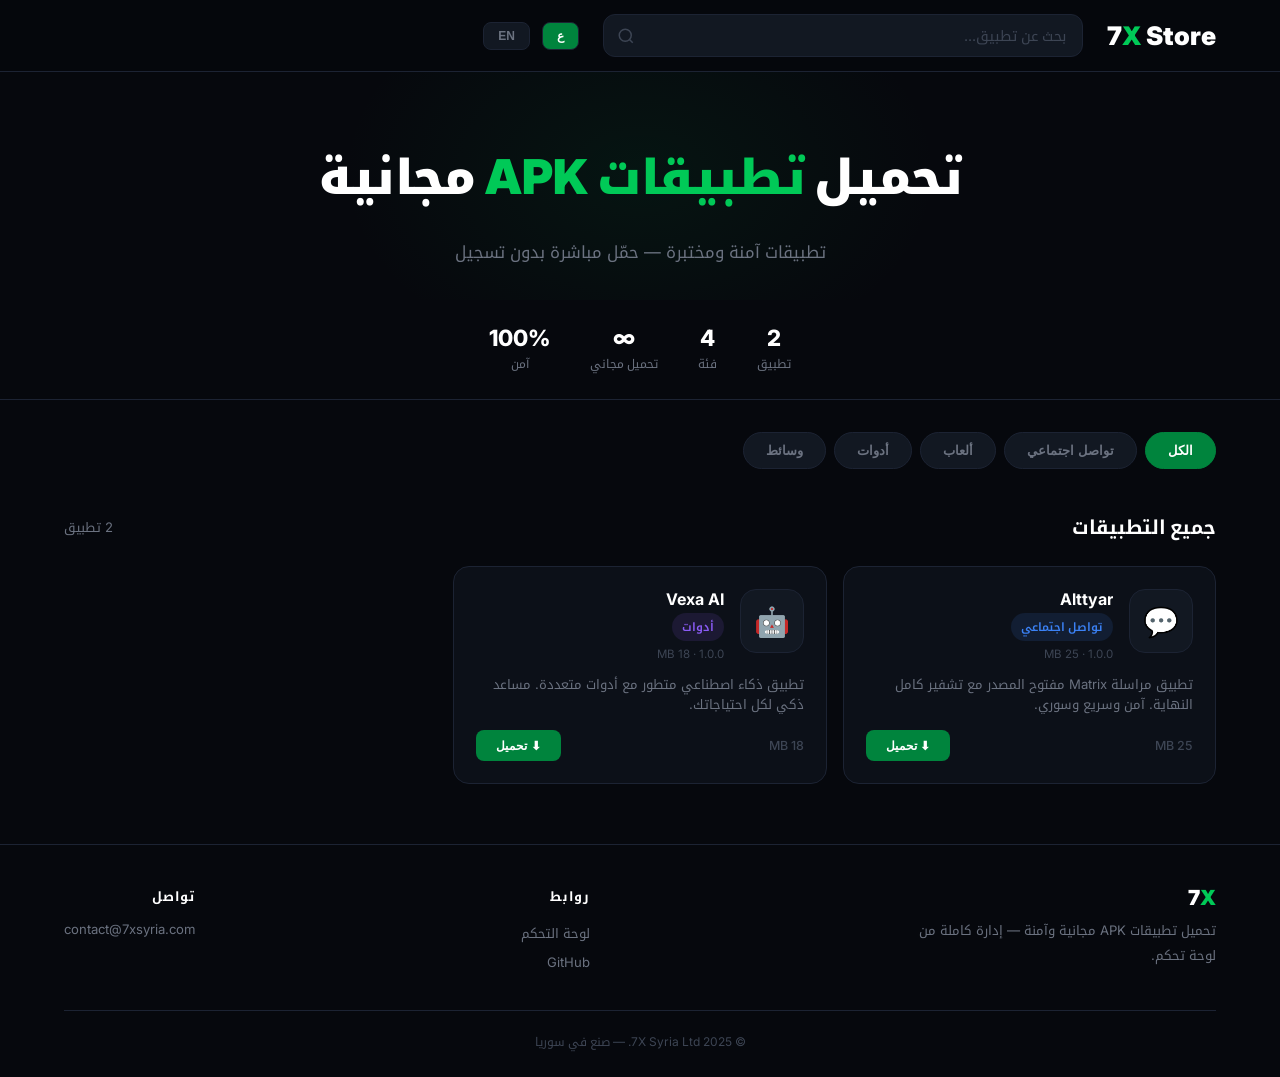
<file: index.html>
<!DOCTYPE html>
<html lang="ar" dir="rtl">
<head>
<meta charset="UTF-8">
<meta name="viewport" content="width=device-width, initial-scale=1.0">
<title>7X Store — تحميل تطبيقات APK</title>
<meta name="description" content="7X Store — تحميل تطبيقات APK مجانية وآمنة">
<meta name="theme-color" content="#00843D">
<link rel="preconnect" href="https://fonts.googleapis.com">
<link rel="preconnect" href="https://fonts.gstatic.com" crossorigin>
<link href="https://fonts.googleapis.com/css2?family=Inter:wght@300;400;500;600;700;800;900&family=Noto+Kufi+Arabic:wght@400;500;600;700;800;900&display=swap" rel="stylesheet">
<style>
*{margin:0;padding:0;box-sizing:border-box}
:root{--bg:#06080d;--bg2:#0c1018;--bg3:#121822;--bg4:#1a2230;--primary:#00843D;--primary-l:#00c957;--primary-d:#006830;--white:#fff;--text:#c8cdd6;--text2:#6b7280;--text3:#3d4554;--border:#1c2333;--border2:#283044;--radius:16px;--radius-sm:12px;--shadow:0 8px 32px rgba(0,0,0,.4);--green:#10b981;--blue:#3b82f6;--purple:#8b5cf6;--orange:#f59e0b;--pink:#ec4899;--red:#ef4444}
body{font-family:'Inter','Noto Kufi Arabic',sans-serif;background:var(--bg);color:var(--text);min-height:100vh;overflow-x:hidden}
::selection{background:var(--primary);color:var(--white)}
::-webkit-scrollbar{width:6px}::-webkit-scrollbar-track{background:var(--bg)}::-webkit-scrollbar-thumb{background:var(--border2);border-radius:3px}
a{color:var(--primary-l);text-decoration:none;transition:.2s}a:hover{color:var(--white)}

/* HEADER */
.header{background:rgba(6,8,13,.9);-webkit-backdrop-filter:blur(20px);backdrop-filter:blur(20px);border-bottom:1px solid var(--border);padding:14px 0;position:sticky;top:0;z-index:100}
.hdr-in{max-width:1200px;margin:0 auto;padding:0 24px;display:flex;align-items:center;gap:24px}
.logo{font-weight:900;font-size:1.6rem;color:var(--white);white-space:nowrap;cursor:pointer}.logo span{color:var(--primary-l)}
.search-wrap{flex:1;position:relative;max-width:480px}
.search-wrap input{width:100%;padding:12px 16px 12px 44px;background:var(--bg3);border:1.5px solid var(--border);border-radius:var(--radius-sm);color:var(--white);font-size:.9rem;outline:none;transition:.3s;font-family:inherit}
.search-wrap input:focus{border-color:var(--primary)}
.search-wrap input::placeholder{color:var(--text3)}
.search-wrap svg{position:absolute;left:14px;top:50%;transform:translateY(-50%);width:18px;height:18px;color:var(--text3)}
.hdr-right{display:flex;align-items:center;gap:12px}
.lang-btn{padding:6px 14px;border-radius:8px;background:var(--bg3);border:1px solid var(--border);color:var(--text2);font-size:.75rem;font-weight:700;cursor:pointer;transition:.2s;text-transform:uppercase}
.lang-btn:hover{border-color:var(--primary);color:var(--primary-l)}

/* HERO */
.hero{padding:60px 0 32px;text-align:center;position:relative;overflow:hidden}
.hero::before{content:'';position:absolute;width:600px;height:400px;background:radial-gradient(ellipse,rgba(0,132,61,.1),transparent 70%);top:-100px;left:50%;transform:translateX(-50%);pointer-events:none}
.hero h1{font-size:clamp(1.8rem,5vw,3rem);font-weight:900;color:var(--white);margin-bottom:12px;position:relative}
.hero h1 span{color:var(--primary-l)}
.hero p{color:var(--text2);font-size:1.05rem;max-width:500px;margin:0 auto;position:relative}

/* STATS BAR */
.stats-bar{display:flex;justify-content:center;gap:40px;padding:24px 0;border-bottom:1px solid var(--border);margin-bottom:32px}
.st{text-align:center}.st .n{font-size:1.4rem;font-weight:800;color:var(--white)}.st .l{font-size:.75rem;color:var(--text2);margin-top:2px}

/* CATEGORIES */
.cats{max-width:1200px;margin:0 auto;padding:0 24px;margin-bottom:32px}
.cat-scroll{display:flex;gap:8px;overflow-x:auto;padding-bottom:8px;-ms-overflow-style:none;scrollbar-width:none}.cat-scroll::-webkit-scrollbar{display:none}
.cat-btn{padding:10px 22px;border-radius:50px;background:var(--bg3);border:1.5px solid var(--border);color:var(--text2);font-size:.82rem;font-weight:600;cursor:pointer;transition:.2s;white-space:nowrap;flex-shrink:0}
.cat-btn:hover{border-color:var(--primary);color:var(--primary-l)}
.cat-btn.on{background:var(--primary);border-color:var(--primary);color:var(--white)}

/* APP GRID */
.grid-wrap{max-width:1200px;margin:0 auto;padding:0 24px 60px}
.grid-header{display:flex;justify-content:space-between;align-items:center;margin-bottom:20px}
.grid-header h2{font-size:1.2rem;font-weight:700;color:var(--white)}
.grid-header span{font-size:.82rem;color:var(--text2)}
.app-grid{display:grid;grid-template-columns:repeat(auto-fill,minmax(280px,1fr));gap:16px}

/* APP CARD */
.app-card{background:var(--bg2);border:1px solid var(--border);border-radius:var(--radius);padding:22px;transition:.3s;cursor:pointer;position:relative;overflow:hidden}
.app-card:hover{border-color:var(--border2);transform:translateY(-3px);box-shadow:var(--shadow)}
.app-card-top{display:flex;gap:16px;margin-bottom:14px}
.app-icon{width:64px;height:64px;border-radius:16px;background:var(--bg3);display:flex;align-items:center;justify-content:center;font-size:1.8rem;flex-shrink:0;border:1px solid var(--border)}
.app-info{flex:1;min-width:0}
.app-name{font-size:1rem;font-weight:700;color:var(--white);margin-bottom:4px;white-space:nowrap;overflow:hidden;text-overflow:ellipsis}
.app-cat{font-size:.72rem;font-weight:600;padding:3px 10px;border-radius:50px;display:inline-block;margin-bottom:6px}
.cat-social{background:rgba(59,130,246,.12);color:var(--blue)}
.cat-games{background:rgba(236,72,153,.12);color:var(--pink)}
.cat-tools{background:rgba(139,92,246,.12);color:var(--purple)}
.cat-media{background:rgba(245,158,11,.12);color:var(--orange)}
.cat-other{background:rgba(16,185,129,.12);color:var(--green)}
.app-ver{font-size:.72rem;color:var(--text3);font-family:'Inter',monospace}
.app-desc{font-size:.82rem;color:var(--text2);line-height:1.5;margin-bottom:16px;display:-webkit-box;-webkit-line-clamp:2;-webkit-box-orient:vertical;overflow:hidden}
.app-bottom{display:flex;justify-content:space-between;align-items:center}
.app-size{font-size:.78rem;color:var(--text3);font-weight:500}
.dl-btn{padding:8px 20px;border-radius:8px;background:var(--primary);color:var(--white);border:none;font-size:.78rem;font-weight:700;cursor:pointer;transition:.2s;display:inline-flex;align-items:center;gap:6px}
.dl-btn:hover{background:var(--primary-l);transform:translateY(-1px);box-shadow:0 4px 12px rgba(0,132,61,.3);color:var(--white)}

/* FEATURED BANNER */
.feat-banner{background:linear-gradient(135deg,var(--bg3),var(--bg2));border:1px solid var(--border);border-radius:var(--radius);padding:32px;margin-bottom:32px;display:flex;align-items:center;gap:24px;overflow:hidden;position:relative}
.feat-banner::before{content:'';position:absolute;width:300px;height:300px;background:radial-gradient(circle,rgba(0,132,61,.1),transparent 70%);right:-100px;top:-100px;border-radius:50%}
.feat-content{position:relative;z-index:1}
.feat-badge{display:inline-block;padding:4px 12px;border-radius:6px;background:rgba(0,132,61,.15);color:var(--primary-l);font-size:.7rem;font-weight:700;margin-bottom:12px;text-transform:uppercase;letter-spacing:1px}
.feat-content h3{font-size:1.3rem;font-weight:800;color:var(--white);margin-bottom:8px}
.feat-content p{color:var(--text2);font-size:.88rem}
.feat-icon{font-size:4rem;position:relative;z-index:1}

/* FOOTER */
footer{border-top:1px solid var(--border);padding:40px 0 24px}
.footer-in{max-width:1200px;margin:0 auto;padding:0 24px}
.f-top{display:flex;justify-content:space-between;align-items:start;gap:40px;margin-bottom:32px;flex-wrap:wrap}
.f-brand .logo{font-size:1.3rem;margin-bottom:8px}
.f-brand p{color:var(--text2);font-size:.82rem;max-width:300px}
.f-col h4{font-size:.8rem;font-weight:700;color:var(--white);text-transform:uppercase;letter-spacing:1px;margin-bottom:12px}
.f-col a{display:block;color:var(--text2);font-size:.82rem;margin-bottom:8px}.f-col a:hover{color:var(--primary-l)}
.f-bottom{text-align:center;padding-top:20px;border-top:1px solid var(--border)}
.f-bottom p{font-size:.75rem;color:var(--text3)}

.no-apps{text-align:center;padding:80px 20px;color:var(--text3)}
.no-apps .icon{font-size:3rem;margin-bottom:16px}
.no-apps p{font-size:1rem}

@media(max-width:768px){
  .hdr-in{flex-wrap:wrap}
  .search-wrap{max-width:100%;order:3;flex:1 1 100%}
  .stats-bar{gap:24px;flex-wrap:wrap}
  .app-grid{grid-template-columns:1fr}
  .feat-banner{flex-direction:column;text-align:center}
  .f-top{flex-direction:column}
}
</style>
</head>
<body>

<header class="header">
<div class="hdr-in">
<div class="logo" onclick="scrollTo(0,0)">7<span>X</span> Store</div>
<div class="search-wrap">
<svg viewBox="0 0 24 24" fill="none" stroke="currentColor" stroke-width="2"><circle cx="11" cy="11" r="8"/><line x1="21" y1="21" x2="16.65" y2="16.65"/></svg>
<input type="text" id="searchInput" placeholder="بحث عن تطبيق..." oninput="filterApps()">
</div>
<div class="hdr-right">
<button class="lang-btn" onclick="setLang('ar')" id="lar">ع</button>
<button class="lang-btn" onclick="setLang('en')" id="len">EN</button>
</div>
</div>
</header>

<section class="hero">
<div class="container">
<h1 id="heroTitle">تحميل <span>تطبيقات APK</span> مجانية</h1>
<p id="heroSub">تطبيقات آمنة ومختبرة — حمّل مباشرة بدون تسجيل</p>
</div>
</section>

<div class="stats-bar">
<div class="st"><div class="n" id="stApps">0</div><div class="l" data-ar="تطبيق" data-en="Apps">تطبيق</div></div>
<div class="st"><div class="n" id="stCats">0</div><div class="l" data-ar="فئة" data-en="Categories">فئة</div></div>
<div class="st"><div class="n" id="stDown">∞</div><div class="l" data-ar="تحميل مجاني" data-en="Free Downloads">تحميل مجاني</div></div>
<div class="st"><div class="n">100%</div><div class="l" data-ar="آمن" data-en="Safe">آمن</div></div>
</div>

<div class="cats">
<div class="cat-scroll" id="catScroll"></div>
</div>

<div class="grid-wrap">
<div class="grid-header">
<h2 id="gridTitle">جميع التطبيقات</h2>
<span id="gridCount"></span>
</div>
<div class="app-grid" id="appGrid"></div>
<div class="no-apps" id="noApps" style="display:none"><div class="icon">📦</div><p data-ar="لا توجد تطبيقات بعد" data-en="No apps yet">لا توجد تطبيقات بعد</p></div>
</div>

<footer>
<div class="footer-in">
<div class="f-top">
<div class="f-brand">
<div class="logo">7<span>X</span></div>
<p data-ar="تحميل تطبيقات APK مجانية وآمنة — إدارة كاملة من لوحة تحكم." data-en="Download free, safe APK apps — fully managed from admin panel.">تحميل تطبيقات APK مجانية وآمنة — إدارة كاملة من لوحة تحكم.</p>
</div>
<div class="f-col">
<h4 data-ar="روابط" data-en="Links">روابط</h4>
<a href="admin.html" data-ar="لوحة التحكم" data-en="Admin Panel">لوحة التحكم</a>
<a href="https://github.com/7xze" target="_blank">GitHub</a>
</div>
<div class="f-col">
<h4 data-ar="تواصل" data-en="Contact">تواصل</h4>
<a href="mailto:contact@7xsyria.com">contact@7xsyria.com</a>
</div>
</div>
<div class="f-bottom"><p>&copy; 2025 7X Syria Ltd. — <span data-ar="صنع في سوريا" data-en="Made in Syria">صنع في سوريا</span></p></div>
</div>
</footer>

<script>
var D={};
var lang=localStorage.getItem('lang7x')||'ar';
var activeCat='all';

function setLang(l){
  lang=l;var ar=l==='ar';
  document.documentElement.lang=l;document.documentElement.dir=ar?'rtl':'ltr';
  document.getElementById('lar').style.background=ar?'var(--primary)':'';document.getElementById('lar').style.color=ar?'var(--white)':'';
  document.getElementById('len').style.background=!ar?'var(--primary)':'';document.getElementById('len').style.color=!ar?'var(--white)':'';
  document.querySelectorAll('[data-ar]').forEach(function(e){e.textContent=e.getAttribute('data-'+l)});
  renderAll();localStorage.setItem('lang7x',l);
}

function gv(k,l){if(!D[k])return'';if(!l)return D[k];return D[k][l]||''}

function renderAll(){
  var ar=lang==='ar',cl=ar?'ar':'en';
  document.getElementById('heroTitle').innerHTML=(gv('hero_title',cl)||'تحميل <span>تطبيقات APK</span> مجانية');
  document.getElementById('heroSub').textContent=gv('hero_sub',cl)||'';
  document.getElementById('gridTitle').textContent=ar?'جميع التطبيقات':'All Apps';
  document.getElementById('searchInput').placeholder=ar?'بحث عن تطبيق...':'Search apps...';
  var apps=D.apps||[];
  document.getElementById('stApps').textContent=apps.length;
  var cats=D.categories||[];
  document.getElementById('stCats').textContent=cats.length;
  renderCats();renderGrid();
}

function renderCats(){
  var ar=lang==='ar',cl=ar?'ar':'en';
  var cats=D.categories||[];
  var el=document.getElementById('catScroll');
  var h='<button class="cat-btn'+(activeCat==='all'?' on':'')+'" onclick="setCat(\'all\')">'+(ar?'الكل':'All')+'</button>';
  cats.forEach(function(c){h+='<button class="cat-btn'+(activeCat===c.id?' on':'')+'" onclick="setCat(\''+c.id+'\')">'+(ar?c.ar:c.en)+'</button>'});
  el.innerHTML=h;
}

function setCat(id){activeCat=id;renderCats();renderGrid()}

function filterApps(){renderGrid()}

function renderGrid(){
  var ar=lang==='ar',cl=ar?'ar':'en';
  var q=(document.getElementById('searchInput').value||'').toLowerCase();
  var apps=D.apps||[];
  var filtered=apps.filter(function(a){
    if(activeCat!=='all'&&a.category!==activeCat)return false;
    if(q){
      var s=(a.name+' '+a.desc_ar+' '+a.desc_en).toLowerCase();
      if(s.indexOf(q)===-1)return false;
    }
    return true;
  });
  document.getElementById('gridCount').textContent=filtered.length+' '+(ar?'تطبيق':'apps');
  var el=document.getElementById('appGrid');
  if(!filtered.length){el.innerHTML='';document.getElementById('noApps').style.display='block';return}
  document.getElementById('noApps').style.display='none';
  var catColors={social:'cat-social',games:'cat-games',tools:'cat-tools',media:'cat-media',other:'cat-other'};
  var catNames={social:{ar:'تواصل',en:'Social'},games:{ar:'ألعاب',en:'Games'},tools:{ar:'أدوات',en:'Tools'},media:{ar:'وسائط',en:'Media'},other:{ar:'أخرى',en:'Other'}};
  el.innerHTML=filtered.map(function(a){
    var cc=catColors[a.category]||'cat-other';
    var cn=catNames[a.category]||{ar:'أخرى',en:'Other'};
    var catLabel=ar?cn.ar:cn.en;
    var catObj=(D.categories||[]).find(function(c){return c.id===a.category});
    if(catObj)catLabel=ar?catObj.ar:catObj.en;
    return '<div class="app-card" onclick="downloadApp(\''+a.id+'\')">'
      +'<div class="app-card-top">'
      +'<div class="app-icon">'+(a.icon||'📦')+'</div>'
      +'<div class="app-info">'
      +'<div class="app-name">'+esc(a.name)+'</div>'
      +'<span class="app-cat '+cc+'">'+catLabel+'</span>'
      +'<div class="app-ver">'+esc(a.version||'v1.0')+' · '+esc(a.size||'')+'</div>'
      +'</div></div>'
      +'<div class="app-desc">'+esc(ar?a.desc_ar:a.desc_en||a.desc_ar||'')+'</div>'
      +'<div class="app-bottom">'
      +'<span class="app-size">'+esc(a.size||'')+'</span>'
      +'<button class="dl-btn" onclick="event.stopPropagation();downloadApp(\''+a.id+'\')">⬇ '+(ar?'تحميل':'Download')+'</button>'
      +'</div></div>';
  }).join('');
}

function downloadApp(id){
  var a=(D.apps||[]).find(function(x){return x.id===id});
  if(a&&a.download)window.open(a.download,'_blank');
}

function esc(s){return String(s||'').replace(/&/g,'&amp;').replace(/</g,'&lt;').replace(/>/g,'&gt;').replace(/"/g,'&quot;')}

// Load from content.json
fetch('content.json?'+Date.now()).then(function(r){return r.json()}).then(function(d){
  D=d;setLang(lang);
}).catch(function(e){console.error(e);setLang(lang)});
</script>
</body>
</html>
</file>
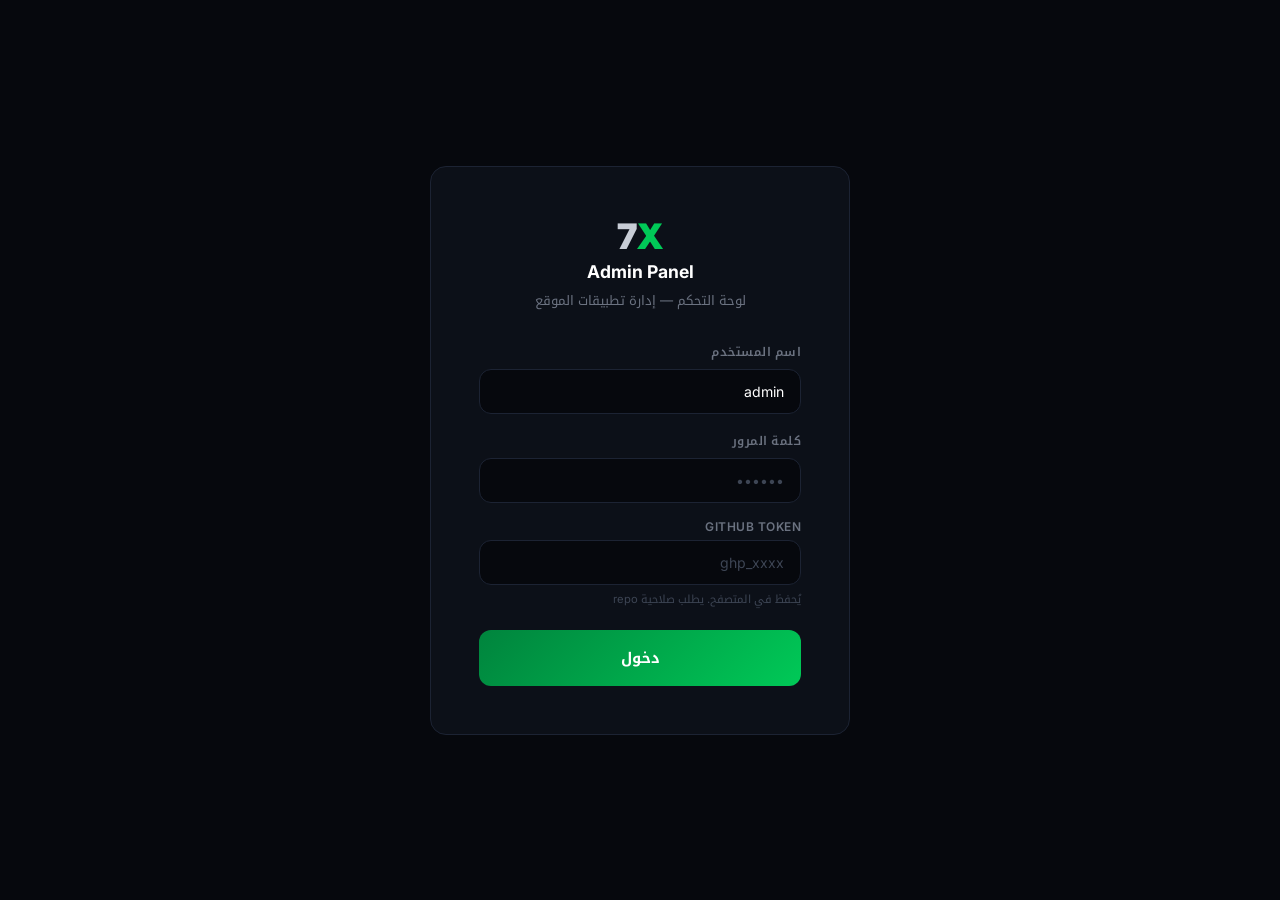
<file: admin.html>
<!DOCTYPE html>
<html lang="ar" dir="rtl">
<head>
<meta charset="UTF-8">
<meta name="viewport" content="width=device-width, initial-scale=1.0">
<title>7X Store — Admin</title>
<link href="https://fonts.googleapis.com/css2?family=Inter:wght@400;500;600;700;800;900&family=Noto+Kufi+Arabic:wght@400;500;600;700;800;900&display=swap" rel="stylesheet">
<style>
*{margin:0;padding:0;box-sizing:border-box}
:root{--bg:#06080d;--bg2:#0c1018;--bg3:#121822;--bg4:#1a2230;--primary:#00843D;--primary-l:#00c957;--white:#fff;--text:#c8cdd6;--text2:#6b7280;--text3:#3d4554;--border:#1c2333;--border2:#283044;--radius:16px;--radius-sm:12px;--danger:#ef4444;--success:#10b981;--warn:#f59e0b;--blue:#3b82f6}
body{font-family:'Inter','Noto Kufi Arabic',sans-serif;background:var(--bg);color:var(--text);min-height:100vh}
input,textarea,button,select{font-family:inherit}
::-webkit-scrollbar{width:6px}::-webkit-scrollbar-track{background:var(--bg)}::-webkit-scrollbar-thumb{background:var(--border2);border-radius:3px}

.login-page{min-height:100vh;display:flex;align-items:center;justify-content:center;padding:20px}
.login-card{background:var(--bg2);border:1px solid var(--border);border-radius:var(--radius);padding:48px;width:100%;max-width:420px;text-align:center}
.login-card .logo{font-size:2.2rem;font-weight:900;margin-bottom:4px}.login-card .logo span{color:var(--primary-l)}
.login-card h2{font-size:1.1rem;font-weight:700;color:var(--white);margin-bottom:6px}
.login-card p{font-size:.82rem;color:var(--text2);margin-bottom:28px}
.f{margin-bottom:16px;text-align:right}
.f label{display:block;font-size:.75rem;font-weight:600;color:var(--text2);margin-bottom:6px;text-transform:uppercase;letter-spacing:.5px}
.f input{width:100%;padding:13px 16px;background:var(--bg);border:1.5px solid var(--border);border-radius:var(--radius-sm);color:var(--white);font-size:.88rem;outline:none;transition:.3s}
.f input:focus{border-color:var(--primary)}
.f input::placeholder{color:var(--text3)}
.f .hint{font-size:.7rem;color:var(--text3);margin-top:4px}
.login-btn{width:100%;padding:14px;background:linear-gradient(135deg,var(--primary),var(--primary-l));color:var(--white);border:none;border-radius:var(--radius-sm);font-size:.92rem;font-weight:700;cursor:pointer;transition:.3s;margin-top:4px}
.login-btn:hover{box-shadow:0 6px 20px rgba(0,132,61,.3);transform:translateY(-1px)}
.login-err{color:var(--danger);font-size:.82rem;margin-top:12px;display:none;padding:10px;background:rgba(239,68,68,.1);border-radius:8px}

.app{display:none}
.topbar{position:sticky;top:0;z-index:100;background:rgba(6,8,13,.92);backdrop-filter:blur(20px);border-bottom:1px solid var(--border);padding:12px 24px;display:flex;justify-content:space-between;align-items:center}
.tb-r{display:flex;align-items:center;gap:14px}
.tb-logo{font-weight:900;font-size:1.1rem;color:var(--white)}.tb-logo span{color:var(--primary-l)}
.tb-dot{width:7px;height:7px;border-radius:50%;background:var(--success);animation:pulse 2s infinite}
@keyframes pulse{0%,100%{opacity:1}50%{opacity:.4}}
.tb-l{display:flex;gap:8px}
.btn{padding:9px 18px;border-radius:var(--radius-sm);font-size:.8rem;font-weight:600;cursor:pointer;transition:.2s;border:none;display:inline-flex;align-items:center;gap:6px}
.btn-p{background:linear-gradient(135deg,var(--primary),var(--primary-l));color:var(--white)}.btn-p:hover{box-shadow:0 4px 16px rgba(0,132,61,.3)}
.btn-p:disabled{opacity:.5;cursor:not-allowed}
.btn-o{background:transparent;color:var(--text2);border:1px solid var(--border)}.btn-o:hover{border-color:var(--primary);color:var(--primary-l)}
.btn-d{background:rgba(239,68,68,.1);color:var(--danger);border:1px solid rgba(239,68,68,.2)}.btn-d:hover{background:var(--danger);color:var(--white)}
.btn-s{background:var(--bg3);color:var(--text);border:1px solid var(--border)}.btn-s:hover{border-color:var(--primary)}
.spinner{display:none;width:13px;height:13px;border:2px solid rgba(255,255,255,.3);border-top-color:var(--white);border-radius:50%;animation:spin .6s linear infinite}
@keyframes spin{to{transform:rotate(360deg)}}

.layout{display:flex;min-height:calc(100vh - 50px)}
.side{width:220px;background:var(--bg2);border-left:1px solid var(--border);padding:16px 0;position:sticky;top:50px;height:calc(100vh - 50px);overflow-y:auto;flex-shrink:0}
.si{display:flex;align-items:center;gap:8px;padding:10px 16px;cursor:pointer;transition:.2s;font-size:.82rem;color:var(--text2);font-weight:500}
.si:hover{background:var(--bg3);color:var(--white)}
.si.on{background:rgba(0,132,61,.1);color:var(--primary-l);font-weight:600}
.si .ic{font-size:1rem;width:22px;text-align:center}
.sdiv{height:1px;background:var(--border);margin:12px 16px}
.stitle{font-size:.62rem;font-weight:700;color:var(--text3);text-transform:uppercase;letter-spacing:1.5px;padding:0 16px;margin-bottom:8px}

.main{flex:1;padding:24px;max-width:900px}
.pg{display:none}.pg.on{display:block}
.pg-h{margin-bottom:24px}.pg-h h2{font-size:1.3rem;font-weight:800;color:var(--white);margin-bottom:4px}.pg-h p{font-size:.82rem;color:var(--text2)}
.card{background:var(--bg2);border:1px solid var(--border);border-radius:var(--radius);padding:24px;margin-bottom:16px}
.card-h{display:flex;justify-content:space-between;align-items:center;margin-bottom:18px}
.card-h h3{font-size:1rem;font-weight:700;color:var(--white);display:flex;align-items:center;gap:8px}
.stats{display:grid;grid-template-columns:repeat(4,1fr);gap:12px;margin-bottom:24px}
.stat{background:var(--bg2);border:1px solid var(--border);border-radius:var(--radius-sm);padding:20px;text-align:center}
.stat .n{font-size:1.6rem;font-weight:800;color:var(--white)}.stat .l{font-size:.72rem;color:var(--text2);margin-top:4px}
.fg{margin-bottom:14px}
.fg label{display:block;font-size:.75rem;font-weight:600;color:var(--text2);margin-bottom:5px;text-transform:uppercase;letter-spacing:.3px}
.fg input,.fg textarea,.fg select{width:100%;padding:11px 14px;background:var(--bg);border:1.5px solid var(--border);border-radius:10px;color:var(--white);font-size:.85rem;outline:none;transition:.3s}
.fg input:focus,.fg textarea:focus,.fg select:focus{border-color:var(--primary)}
.fg textarea{min-height:80px;resize:vertical;line-height:1.5}
.fg select{appearance:none;background-image:url("data:image/svg+xml,%3Csvg xmlns='http://www.w3.org/2000/svg' width='12' height='12' viewBox='0 0 24 24' fill='none' stroke='%236b7280' stroke-width='2'%3E%3Cpath d='M6 9l6 6 6-6'/%3E%3C/svg%3E");background-repeat:no-repeat;background-position:left 14px center}
.fg select option{background:var(--bg2);color:var(--white)}
.fg-row{display:grid;grid-template-columns:1fr 1fr;gap:14px}

.app-card{background:var(--bg);border:1px solid var(--border);border-radius:var(--radius-sm);padding:16px;margin-bottom:10px;transition:.2s}
.app-card:hover{border-color:var(--border2)}
.app-top{display:flex;justify-content:space-between;align-items:center;margin-bottom:10px}
.app-top .nm{display:flex;align-items:center;gap:8px;font-weight:600;color:var(--white);font-size:.88rem}
.app-fields{display:grid;grid-template-columns:1fr 1fr;gap:8px}
.app-fields input,.app-fields select{padding:9px 12px;background:var(--bg2);border:1px solid var(--border);border-radius:8px;color:var(--white);font-size:.8rem;outline:none;transition:.3s}
.app-fields input:focus{border-color:var(--primary)}
.app-fields .full{grid-column:1/-1}
.app-fields select option{background:var(--bg2)}

.cat-item{display:flex;justify-content:space-between;align-items:center;padding:12px 14px;background:var(--bg);border:1px solid var(--border);border-radius:10px;margin-bottom:8px}
.cat-item .nm{font-weight:600;color:var(--white);font-size:.85rem}
.add-row{display:flex;gap:8px;margin-top:12px}
.add-row input{flex:1;padding:10px 14px;background:var(--bg);border:1.5px solid var(--border);border-radius:10px;color:var(--white);font-size:.85rem;outline:none}
.add-row input:focus{border-color:var(--primary)}

.toast-box{position:fixed;bottom:20px;left:50%;transform:translateX(-50%) translateY(80px);z-index:9999;transition:.4s cubic-bezier(.68,-.55,.27,1.55);opacity:0;pointer-events:none}
.toast-box.show{transform:translateX(-50%) translateY(0);opacity:1;pointer-events:auto}
.toast{padding:12px 24px;border-radius:var(--radius-sm);font-size:.85rem;font-weight:600;box-shadow:0 8px 32px rgba(0,0,0,.5);white-space:nowrap}
.t-ok{background:var(--success);color:var(--white)}.t-err{background:var(--danger);color:var(--white)}.t-info{background:var(--blue);color:var(--white)}

.empty{text-align:center;padding:40px;color:var(--text3);font-size:.85rem}
@media(max-width:800px){.side{display:none}.stats{grid-template-columns:1fr 1fr}.fg-row,.app-fields{grid-template-columns:1fr}}
</style>
</head>
<body>

<div class="login-page" id="lgPage">
<div class="login-card">
<div class="logo">7<span>X</span></div>
<h2>Admin Panel</h2>
<p>لوحة التحكم — إدارة تطبيقات الموقع</p>
<div class="f"><label>اسم المستخدم</label><input type="text" id="lgU" placeholder="admin" value="admin"></div>
<div class="f"><label>كلمة المرور</label><input type="password" id="lgP" placeholder="••••••"></div>
<div class="f"><label>GitHub Token</label><input type="password" id="lgT" placeholder="ghp_xxxx"><div class="hint">يُحفظ في المتصفح. يطلب صلاحية repo</div></div>
<button class="login-btn" onclick="doLogin()">دخول</button>
<div class="login-err" id="lgErr"></div>
</div>
</div>

<div class="app" id="appWrap">
<div class="topbar">
<div class="tb-r"><div class="tb-logo">7<span>X</span> Admin</div><div class="tb-dot" id="tbDot"></div></div>
<div class="tb-l">
<a href="https://7xze.github.io/7X/" target="_blank" class="btn btn-o">الموقع ↗</a>
<button class="btn btn-p" id="pubBtn" onclick="publish()"><span class="spinner" id="pubSpin"></span><span id="pubTxt">نشر</span></button>
<button class="btn btn-o" onclick="logout()">خروج</button>
</div>
</div>
<div class="layout">
<div class="side">
<div class="stitle">القائمة</div>
<div class="si on" onclick="go('dash',this)"><span class="ic">📊</span>لوحة المعلومات</div>
<div class="sdiv"></div>
<div class="stitle">المحتوى</div>
<div class="si" onclick="go('apps',this)"><span class="ic">📱</span>التطبيقات</div>
<div class="si" onclick="go('cats',this)"><span class="ic">🏷️</span>الفئات</div>
<div class="si" onclick="go('hero',this)"><span class="ic">🏠</span>الرئيسية</div>
<div class="sdiv"></div>
<div class="stitle">النظام</div>
<div class="si" onclick="go('settings',this)"><span class="ic">⚙️</span>الإعدادات</div>
</div>
<div class="main">

<!-- Dashboard -->
<div class="pg on" id="pg-dash">
<div class="pg-h"><h2>لوحة المعلومات</h2></div>
<div class="stats">
<div class="stat"><div class="n" id="sA">0</div><div class="l">تطبيق</div></div>
<div class="stat"><div class="n" id="sC">0</div><div class="l">فئة</div></div>
<div class="stat"><div class="n" id="sS">2</div><div class="l">لغة</div></div>
<div class="stat"><div class="n" id="sG">8</div><div class="l">مستودع</div></div>
</div>
</div>

<!-- Apps -->
<div class="pg" id="pg-apps">
<div class="pg-h"><h2>📱 إدارة التطبيقات</h2><p>إضافة وتعديل وحذف تطبيقات APK</p></div>
<div class="card">
<div class="card-h"><h3>تطبيقات APK</h3><button class="btn btn-s" onclick="addApp()">+ تطبيق جديد</button></div>
<div id="appsList"></div>
</div>
</div>

<!-- Categories -->
<div class="pg" id="pg-cats">
<div class="pg-h"><h2>🏷️ إدارة الفئات</h2></div>
<div class="card">
<div class="card-h"><h3>الفئات</h3><button class="btn btn-s" onclick="addCat()">+ فئة جديدة</button></div>
<div id="catsList"></div>
</div>
</div>

<!-- Hero -->
<div class="pg" id="pg-hero">
<div class="pg-h"><h2>🏠 الصفحة الرئيسية</h2></div>
<div class="card">
<div class="card-h"><h3>محتوى Hero</h3></div>
<div class="fg-row"><div class="fg"><label>العنوان (عربي) — HTML مسموح</label><input id="ht_ar"></div><div class="fg"><label>Title (English) — HTML OK</label><input id="ht_en"></div></div>
<div class="fg-row"><div class="fg"><label>النص الفرعي (عربي)</label><input id="hs_ar"></div><div class="fg"><label>Subtitle (English)</label><input id="hs_en"></div></div>
</div>
</div>

<!-- Settings -->
<div class="pg" id="pg-settings">
<div class="pg-h"><h2>⚙️ الإعدادات</h2></div>
<div class="card">
<div class="card-h"><h3>تغيير كلمة المرور</h3></div>
<div class="fg"><label>كلمة المرور الجديدة</label><input type="password" id="newPass" placeholder="كلمة سر جديدة"></div>
<button class="btn btn-s" onclick="changePass()">حفظ</button>
</div>
</div>

</div>
</div>
</div>

<div class="toast-box" id="toastBox"><div class="toast" id="toastEl"></div></div>

<script>
var O='7xze',R='7X',BR='main',CF='content.json';
var TOKEN=localStorage.getItem('gh7x_token')||'';
var PASS=localStorage.getItem('gh7x_pass')||'admin123';
var D={},SHA='';

function toast(m,t){var b=document.getElementById('toastBox'),e=document.getElementById('toastEl');e.className='toast t-'+(t||'info');e.textContent=m;b.className='toast-box show';clearTimeout(b._t);b._t=setTimeout(function(){b.className='toast-box'},3500)}

function gh(path,opts){
  opts=opts||{};
  var h={'Authorization':'Bearer '+TOKEN,'Accept':'application/vnd.github.v3+json'};
  if(opts.body)h['Content-Type']='application/json';
  var fo={method:opts.method||'GET',headers:h};
  if(opts.body)fo.body=JSON.stringify(opts.body);
  return fetch('https://api.github.com'+path,fo).then(function(r){
    if(!r.ok)return r.json().then(function(e){throw new Error(e.message||('HTTP '+r.status+': '+JSON.stringify(e)))});
    if(opts.raw)return r;return r.json();
  });
}

function doLogin(){
  var u=document.getElementById('lgU').value.trim();
  var p=document.getElementById('lgP').value;
  var t=document.getElementById('lgT').value.trim()||TOKEN;
  var err=document.getElementById('lgErr');
  if(!u||!p){err.textContent='أدخل البيانات';err.style.display='block';return}
  if(u!=='admin'||p!==PASS){err.textContent='بيانات خاطئة';err.style.display='block';return}
  if(!t){err.textContent='أدخل GitHub Token';err.style.display='block';return}
  TOKEN=t;localStorage.setItem('gh7x_token',t);localStorage.setItem('gh7x_pass',p);
  err.style.display='none';
  document.getElementById('lgPage').style.display='none';
  document.getElementById('appWrap').style.display='block';
  loadContent();
}

function logout(){TOKEN='';localStorage.removeItem('gh7x_token');location.reload()}

function loadContent(){
  document.getElementById('tbDot').style.background='var(--warn)';
  gh('/repos/'+O+'/'+R+'/contents/'+CF).then(function(r){
    SHA=r.sha;
    D=JSON.parse(decodeURIComponent(escape(atob(r.content.replace(/\n/g,'')))));
    document.getElementById('tbDot').style.background='var(--success)';
    fillForm();renderAll();
    toast('تم التحميل','ok');
  }).catch(function(e){
    document.getElementById('tbDot').style.background='var(--danger)';
    toast('خطأ: '+e.message,'err');
  });
}

function fillForm(){
  var s=function(id,v){var e=document.getElementById(id);if(e)e.value=v||''};
  s('ht_ar',(D.hero_title||{}).ar);s('ht_en',(D.hero_title||{}).en);
  s('hs_ar',(D.hero_sub||{}).ar);s('hs_en',(D.hero_sub||{}).en);
}

function renderAll(){renderAppsList();renderCatsList();updateStats()}
function updateStats(){
  document.getElementById('sA').textContent=(D.apps||[]).length;
  document.getElementById('sC').textContent=(D.categories||[]).length;
}

function esc(s){return String(s||'').replace(/&/g,'&amp;').replace(/</g,'&lt;').replace(/>/g,'&gt;').replace(/"/g,'&quot;')}

function renderAppsList(){
  var el=document.getElementById('appsList');var apps=D.apps||[];
  if(!apps.length){el.innerHTML='<div class="empty">لا توجد تطبيقات. أضف واحد.</div>';return}
  el.innerHTML=apps.map(function(a,i){
    return '<div class="app-card"><div class="app-top"><div class="nm"><span>'+esc(a.icon)+'</span>'+esc(a.name)+'</div><button class="btn btn-d" style="padding:5px 12px;font-size:.72rem" onclick="rmApp('+i+')">حذف</button></div><div class="app-fields">'
    +'<input value="'+esc(a.name)+'" placeholder="الاسم" onchange="D.apps['+i+'].name=this.value">'
    +'<input value="'+esc(a.icon||'')+'" placeholder="Icon (emoji)" onchange="D.apps['+i+'].icon=this.value">'
    +'<select onchange="D.apps['+i+'].category=this.value">'+(D.categories||[]).map(function(c){return '<option value="'+c.id+'"'+(a.category===c.id?' selected':'')+'>'+c.ar+' / '+c.en+'</option>'}).join('')+'</select>'
    +'<input value="'+esc(a.version||'')}" placeholder="الإصدار (v1.0)" onchange="D.apps['+i+'].version=this.value">'
    +'<input value="'+esc(a.size||'')+'" placeholder="الحجم (25 MB)" onchange="D.apps['+i+'].size=this.value">'
    +'<input value="'+esc(a.download||'')+'" placeholder="رابط التحميل" onchange="D.apps['+i+'].download=this.value">'
    +'<input class="full" value="'+esc(a.desc_ar||'')+'" placeholder="الوصف (عربي)" onchange="D.apps['+i+'].desc_ar=this.value">'
    +'<input class="full" value="'+esc(a.desc_en||'')+'" placeholder="Description (EN)" onchange="D.apps['+i+'].desc_en=this.value">'
    +'</div></div>';
  }).join('');
}

function renderCatsList(){
  var el=document.getElementById('catsList');var cats=D.categories||[];
  if(!cats.length){el.innerHTML='<div class="empty">لا فئات.</div>';return}
  el.innerHTML=cats.map(function(c,i){
    return '<div class="cat-item"><div class="nm">'+esc(c.ar)+' / '+esc(c.en)+'</div><div style="display:flex;gap:6px"><button class="btn btn-d" style="padding:5px 10px;font-size:.72rem" onclick="rmCat('+i+')">حذف</button></div></div>';
  }).join('');
}

function addApp(){
  D.apps=D.apps||[];
  D.apps.push({id:'app_'+Date.now(),name:'New App',icon:'📦',desc_ar:'',desc_en:'',category:'other',version:'1.0.0',size:'',download:''});
  renderAppsList();updateStats();toast('تمت الإضافة','info');
}
function rmApp(i){if(!confirm('حذف التطبيق؟'))return;D.apps.splice(i,1);renderAppsList();updateStats();toast('تم الحذف','info')}

function addCat(){
  var id=prompt('Category ID (english, no spaces):');
  if(!id)return;id=id.trim().toLowerCase().replace(/\s+/g,'');
  var ar=prompt('الاسم بالعربي:');
  if(!ar)return;
  var en=prompt('Name in English:');
  if(!en)return;
  D.categories=D.categories||[];
  D.categories.push({id:id,ar:ar,en:en});
  renderCatsList();renderAppsList();updateStats();toast('تمت الإضافة','info');
}
function rmCat(i){if(!confirm('حذف الفئة؟'))return;D.categories.splice(i,1);renderCatsList();renderAppsList();updateStats();toast('تم الحذف','info')}

function saveForm(){
  D.hero_title={ar:document.getElementById('ht_ar').value,en:document.getElementById('ht_en').value};
  D.hero_sub={ar:document.getElementById('hs_ar').value,en:document.getElementById('hs_en').value};
}

function publish(){
  saveForm();
  var btn=document.getElementById('pubBtn'),spin=document.getElementById('pubSpin'),txt=document.getElementById('pubTxt');
  btn.disabled=true;spin.style.display='inline-block';txt.textContent='جاري...';
  var json=JSON.stringify(D,null,2);
  var enc=btoa(unescape(encodeURIComponent(json)));
  gh('/repos/'+O+'/'+R+'/contents/'+CF,{
    method:'PUT',
    body:{message:'Admin: update content',content:enc,sha:SHA,branch:BR}
  }).then(function(r){
    SHA=r.content.sha;btn.disabled=false;spin.style.display='none';txt.textContent='نشر';
    toast('تم النشر! الموقع محدّث ✅','ok');
  }).catch(function(e){
    btn.disabled=false;spin.style.display='none';txt.textContent='نشر';
    toast('خطأ: '+e.message,'err');
  });
}

function go(id,el){
  document.querySelectorAll('.pg').forEach(function(p){p.classList.remove('on')});
  document.querySelectorAll('.si').forEach(function(s){s.classList.remove('on')});
  document.getElementById('pg-'+id).classList.add('on');
  el.classList.add('on');
}

function changePass(){
  var np=document.getElementById('newPass').value.trim();
  if(!np){toast('أدخل كلمة سر جديدة','err');return}
  PASS=np;localStorage.setItem('gh7x_pass',np);document.getElementById('newPass').value='';
  toast('تم التغيير','ok');
}

if(TOKEN&&localStorage.getItem('gh7x_pass')){
  document.getElementById('lgU').value='admin';
  document.getElementById('lgP').value=localStorage.getItem('gh7x_pass');
  document.getElementById('lgT').value=TOKEN;
}
</script>
</body>
</html>
</file>
